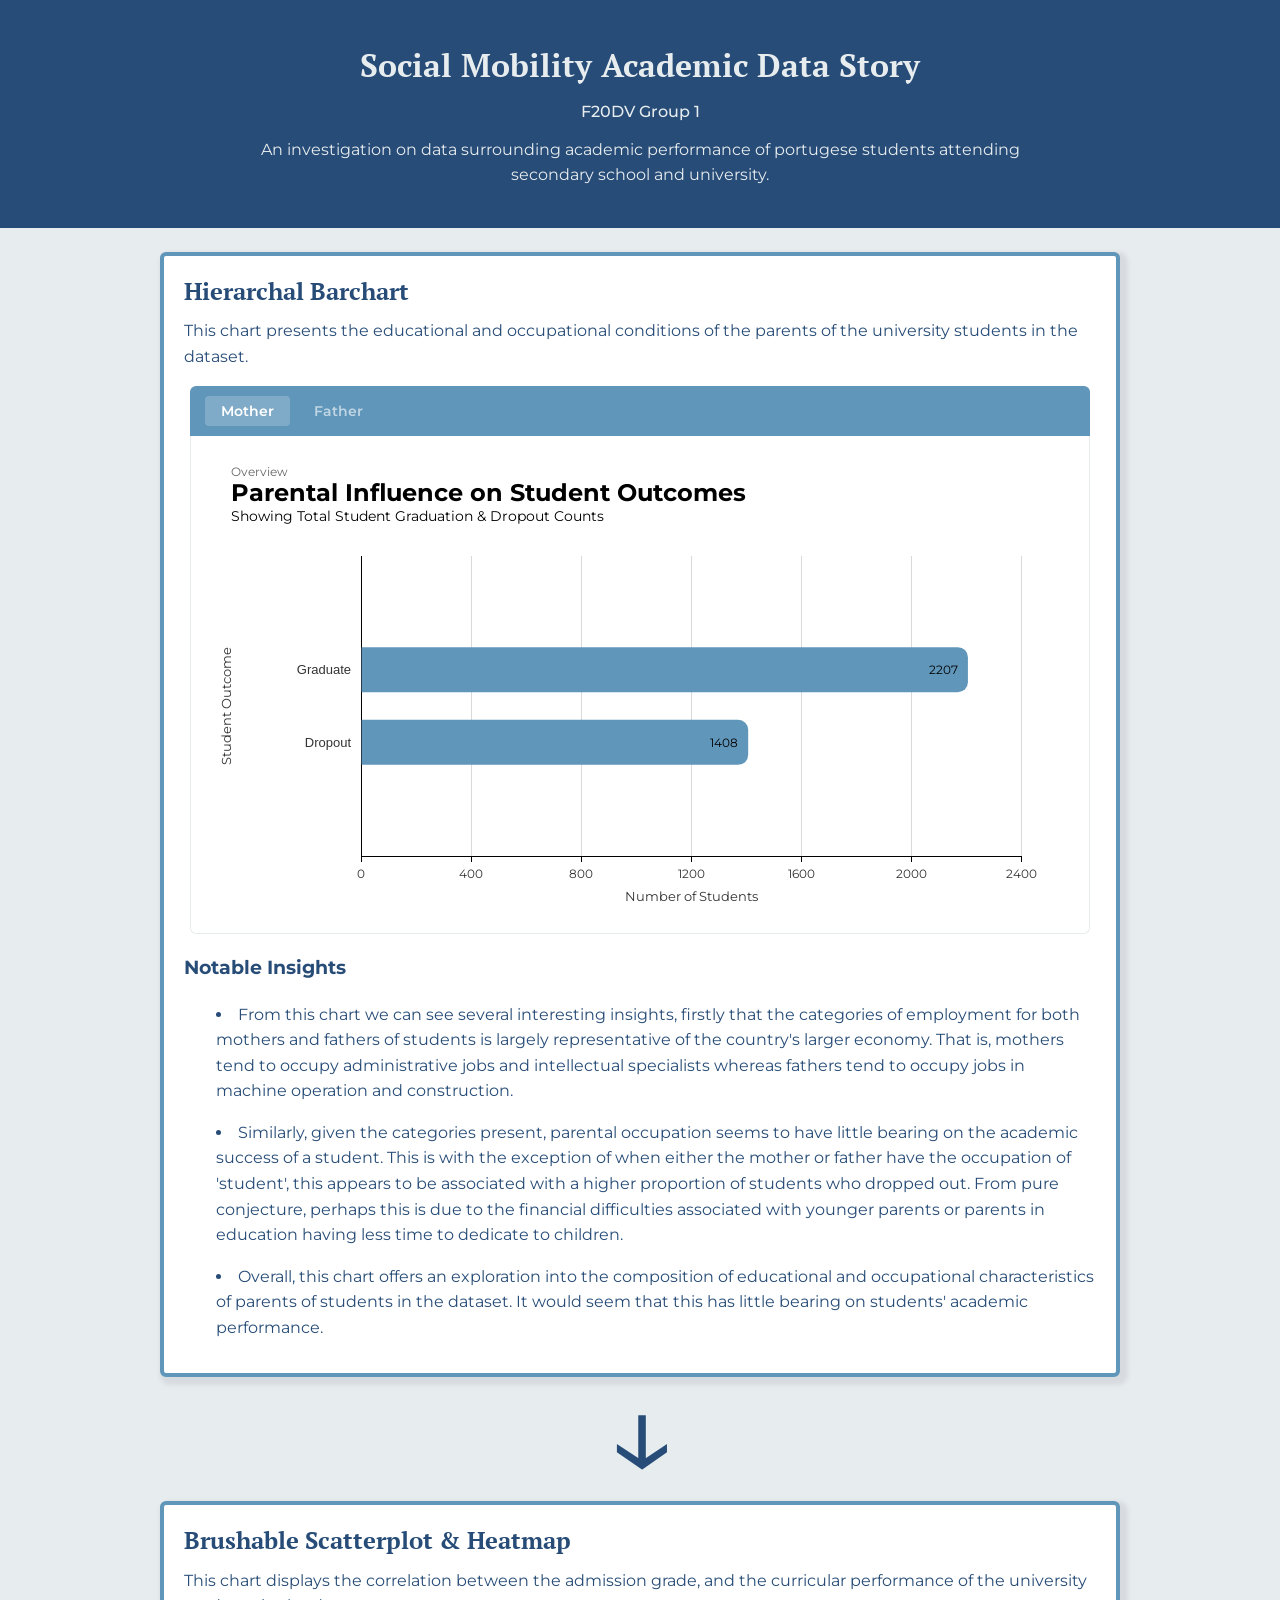
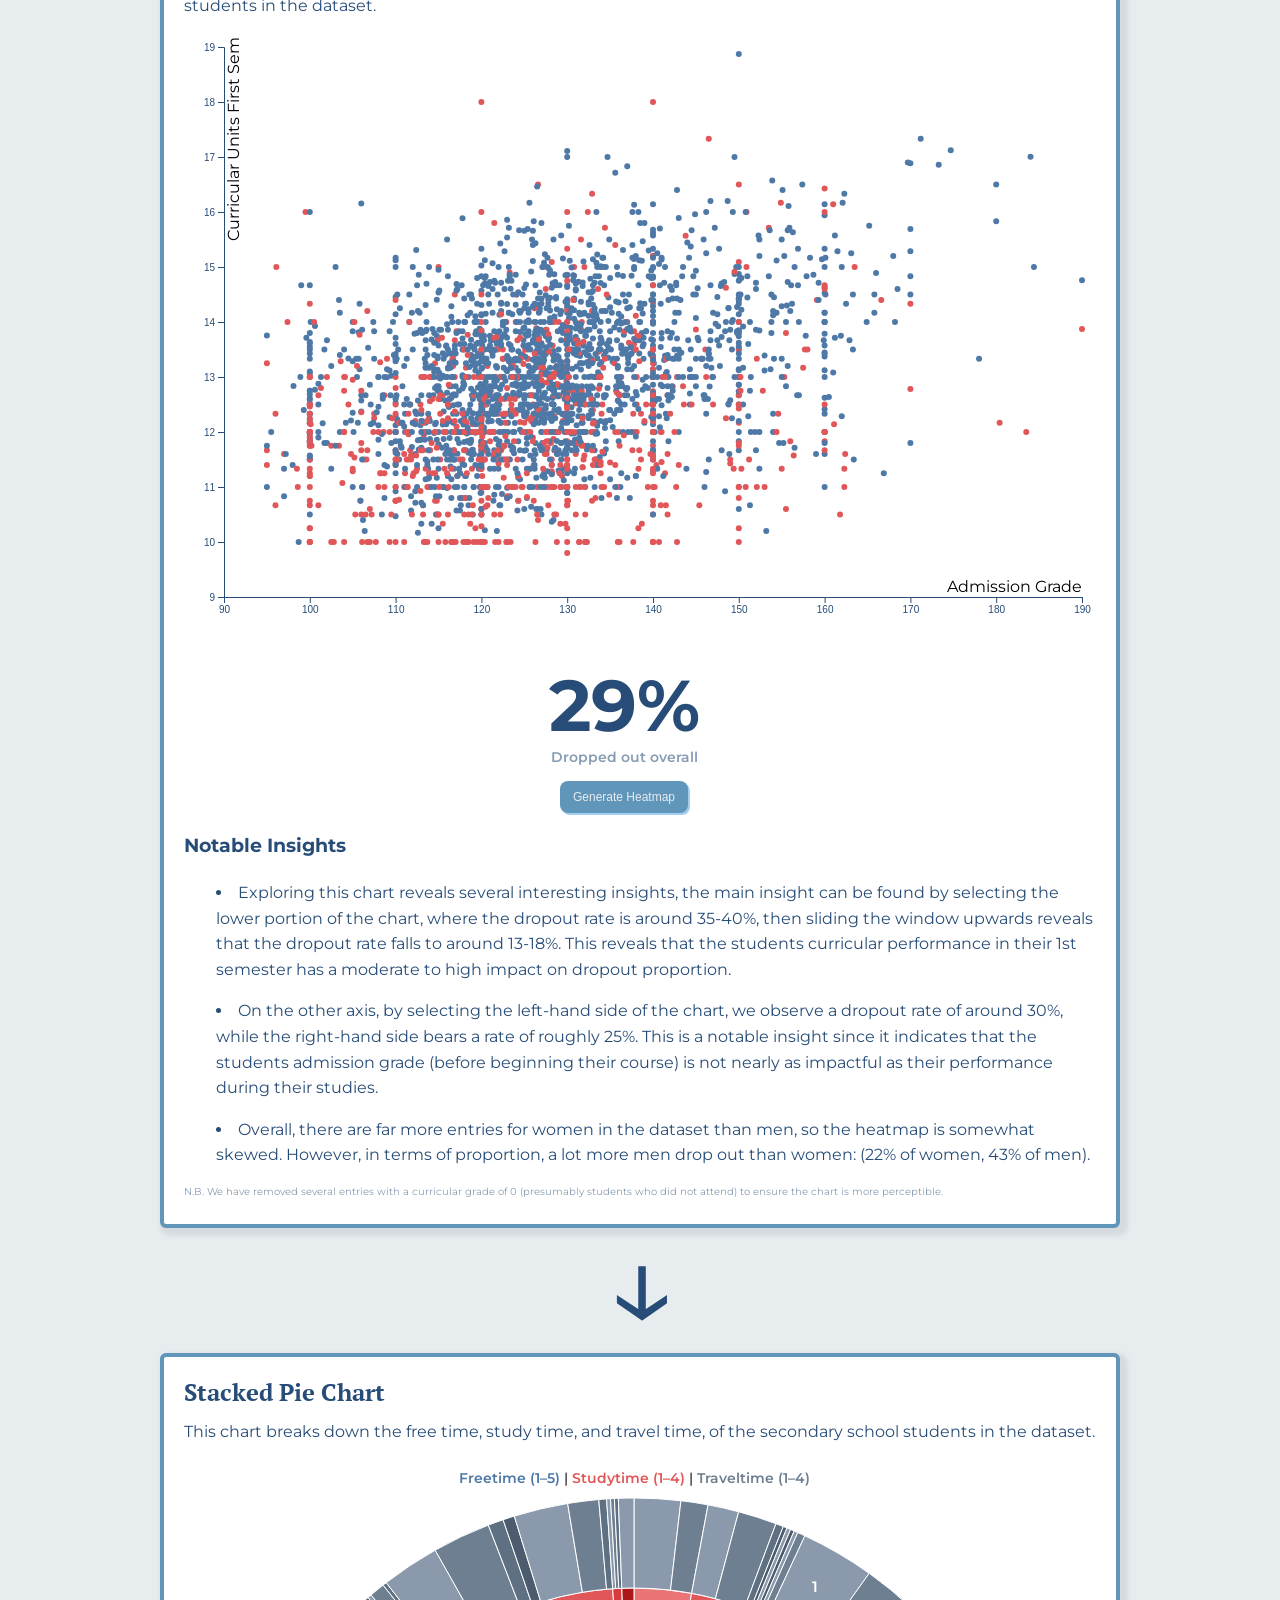
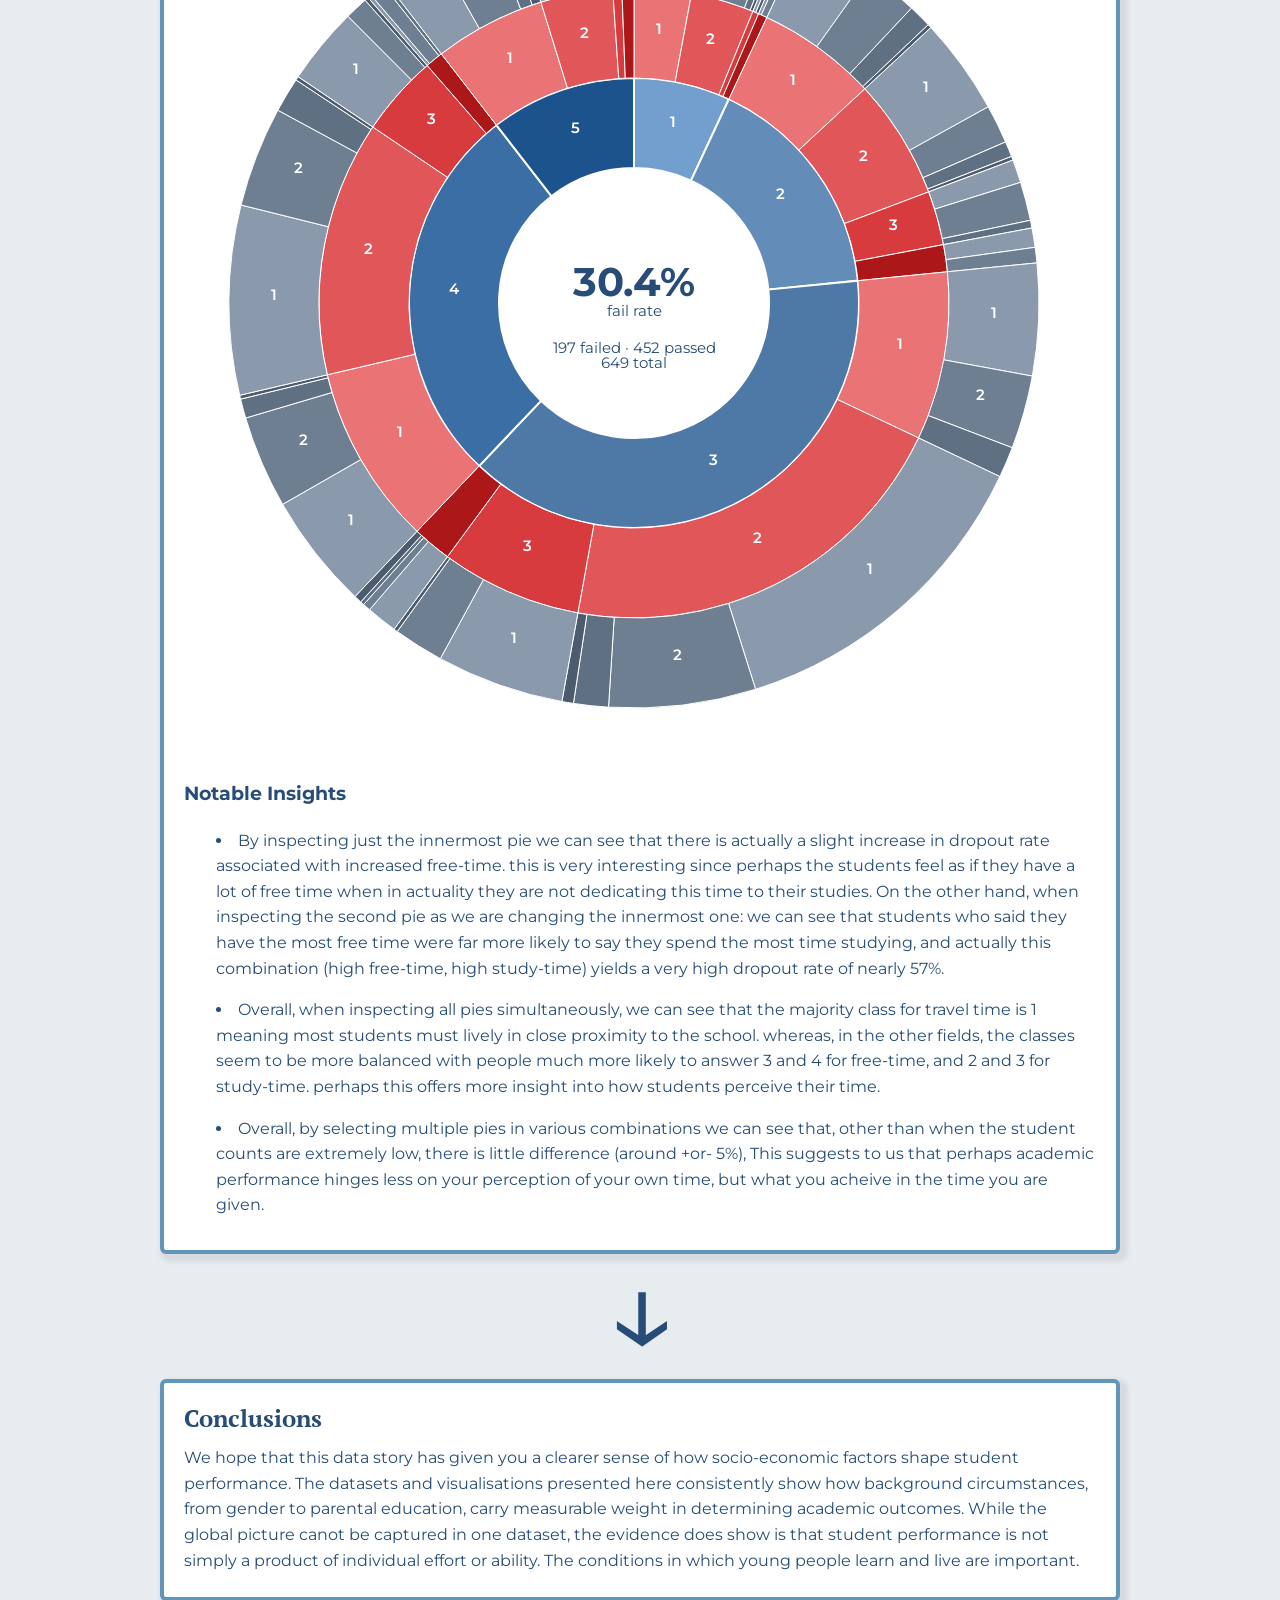
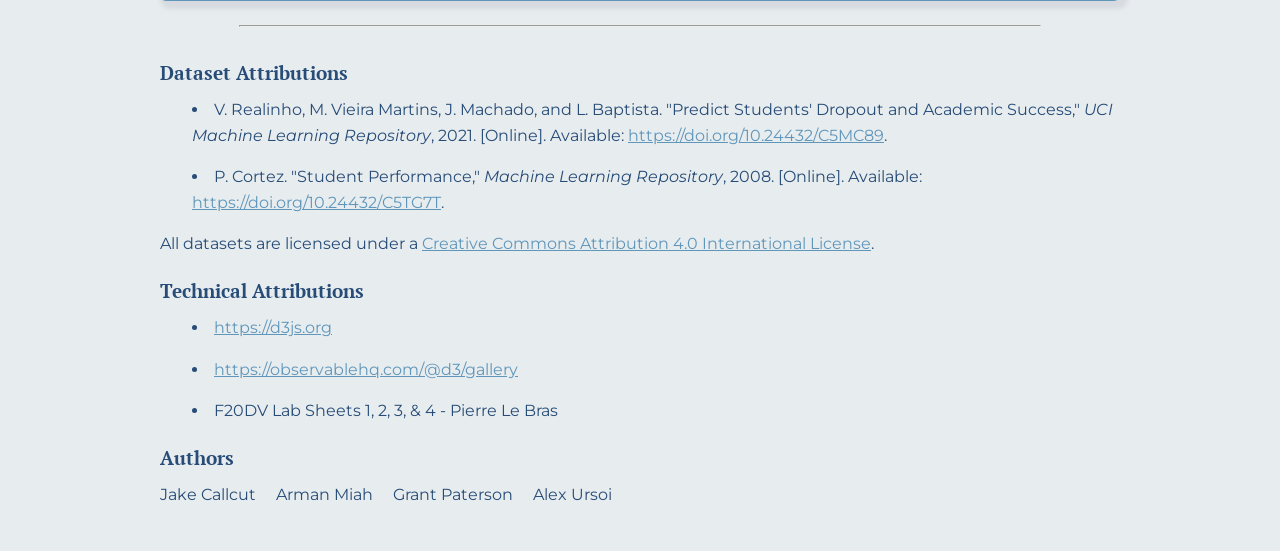
<file: index.html>
<!-- MAIN HTML FILE. TRY TO AVOID CREATING EXTRA HTML FILES UNLESS IT IS TO A BRAND NEW BRANCH-->
<!DOCTYPE html>
<html lang="en">
<head>
    <meta charset="UTF-8">
    <meta name="viewport" content="width=device-width, initial-scale=1.0">
    <title>Academic Data Story</title>
    
    <!-- loading D3.js library -->
    <script src="libs/d3/d3.v7.min.js"></script>
    
    <!-- loading styles -->
     <link rel="stylesheet" href="styles/main.css">
</head>
<body>
    <div class="header">
        <h1>Social Mobility Academic Data Story</h1>
        <h4>F20DV Group 1 </h2>
        <p>An investigation on data surrounding academic performance of portugese students attending secondary school and university.</p>
    </div>

    <div>
        <div class="chart_wrapper">
            <h2>Hierarchal Barchart</h2>
            <p>This chart presents the educational and occupational conditions of the parents of the university students in the dataset.</p>

            <div class="hierarchal_bar">
            <div id="app-container" class="chart-app-container">
                <div id="chart-controls" class="chart-controls-bar">
                    <div class="chart-tabs">
                        <button id="btn-mother" class="tab-btn active-tab">Mother</button>
                        <button id="btn-father" class="tab-btn">Father</button>
                    </div>
                    <img id="btn-back" src="img/return.png" alt="Go Back" class="btn-back-img" title="Return to Previous Level" style="display: none;">
                </div>
                <div id="chart-container" class="chart-render-area"></div>
            </div>                
            </div>
            <h3>Notable Insights</h3>
            <li>
                From this chart we can see several interesting insights, 
                firstly that the categories of employment for both mothers and 
                fathers of students is largely representative of the country's larger economy. That is, 
                mothers tend to occupy administrative jobs and intellectual specialists
                whereas fathers tend to occupy jobs in machine operation and construction.
            </li>
            <li>
                Similarly, given the categories present, parental occupation seems to have
                little bearing on the academic success of a student. This is with the exception of when
                either the mother or father have the occupation of 'student', this appears to be associated with a higher proportion 
                of students who dropped out. From pure conjecture, perhaps this is due to the financial difficulties associated with younger parents or parents in education
                having less time to dedicate to children.
            </li>
            <li>
                Overall, this chart offers an exploration into the composition of educational and occupational
                characteristics of parents of students in the dataset. It would seem that this has little bearing on
                students' academic performance.
            </li>
        </div>
        <p class="down_arrow">↓</p>
        <div class="chart_wrapper">
            <h2>Brushable Scatterplot & Heatmap</h2>
            <p>This chart displays the correlation between the admission grade, and the curricular performance of the university students in the dataset.</p>

            <div class="brushable_scatter">
                <div id="scat1"></div>
                <div class="rate_heatmap_row">
                    <div class="rate_wrapper">
                        <div id="scat1_rate" class="scatter_rate">
                            <p class="rate-value">0%</p>
                            <p class="rate-label">Dropped out overall</p>
                        </div>
                        <button class="gen_heatmap">Generate Heatmap</button>
                    </div>
                    <div class="heatmap1"></div>
                </div>
            </div>
            <h3>Notable Insights</h3>
            <li>
                Exploring this chart reveals several interesting insights, the main insight can be found by selecting the lower portion of the chart,
                where the dropout rate is around 35-40%, then sliding the window upwards reveals that the dropout rate falls to
                around 13-18%. This reveals that the students curricular performance in their 1st semester has a moderate to high impact on dropout proportion.
            </li>
            <li>
                On the other axis, by selecting the left-hand side of the chart, we observe a dropout rate of around 30%, while the right-hand side bears 
                a rate of roughly 25%. This is a notable insight since it indicates that the students admission grade (before beginning their course) is not nearly as 
                impactful as their performance during their studies.
            </li>
            <li>
                Overall, there are far more entries for women in the dataset than men, so the heatmap is somewhat skewed. However,
                in terms of proportion, a lot more men drop out than women: (22% of women, 43% of men).
            </li>
            <p class="NB">N.B. We have removed several entries with a curricular grade of 0 (presumably students who did not attend) to ensure the chart is more perceptible.</p>
        </div>
        <p class="down_arrow">↓</p>
        <div class="chart_wrapper">
            <h2>Stacked Pie Chart</h2>
            <p>This chart breaks down the free time, study time, and travel time, of the secondary school students in the dataset.</p>

            <div class="Sunburst"></div>

            <h3>Notable Insights</h3>
            <li>
                By inspecting just the innermost pie we can see that there is actually a slight increase in dropout rate associated with increased free-time. this is very interesting since perhaps the students feel as if they have a lot of free time when in actuality they are not dedicating this time to their studies. On the other hand, when inspecting the second pie as we are changing the innermost one: we can see that students who said they have the most free time were far more likely to say they spend the most time studying, and actually this combination (high free-time, high study-time) yields a very high dropout rate of nearly 57%.
            </li>
            <li>
                Overall, when inspecting all pies simultaneously, we can see that the majority class for travel time is 1 meaning most students must lively in close proximity to the school. whereas, in the other fields, the classes seem to be more balanced with people much more likely to answer 3 and 4 for free-time, and 2 and 3 for study-time. perhaps this offers more insight into how students perceive their time.
            </li>
            <li>
                Overall, by selecting multiple pies in various combinations we can see that, other than when the student counts are extremely low, there is little difference (around +or- 5%), This suggests to us that perhaps academic performance hinges less on your perception of your own time, but what you acheive in the time you are given.
            </li>
        </div>
        <p class="down_arrow">↓</p>
        <div class="chart_wrapper">
            <h2>Conclusions</h2>
            <p>
                We hope that this data story has given you a clearer sense of how socio-economic factors shape student performance. The datasets and visualisations presented here consistently show how background circumstances, from gender to parental education, carry measurable weight in determining academic outcomes.
                While the global picture canot be captured in one dataset, the evidence does show is that student performance is not simply a product of individual effort or ability. The conditions in which young people learn and live are important.
            </p>
        </div>
    </div>
        
    <hr>

    <footer class="footer">
        <h3>Dataset Attributions</h3>
        <li>V. Realinho, M. Vieira Martins, J. Machado, and L. Baptista. "Predict Students' Dropout and Academic Success," <i>UCI Machine Learning Repository</i>, 2021. [Online]. Available: <a href="https://doi.org/10.24432/C5MC89">https://doi.org/10.24432/C5MC89</a>.</li>
        <li>P. Cortez. "Student Performance," <i>Machine Learning Repository</i>, 2008. [Online]. Available: <a href="https://doi.org/10.24432/C5TG7T">https://doi.org/10.24432/C5TG7T</a>.</li>
        <p>All datasets are licensed under a <a href="https://creativecommons.org/licenses/by/4.0/legalcode">Creative Commons Attribution 4.0 International License</a>.</p>
        <h3>Technical Attributions</h3>
        <li><a href="https://d3js.org">https://d3js.org</a></li>
        <li><a href="https://observablehq.com/@d3/gallery">https://observablehq.com/@d3/gallery</a></li>
        <li>F20DV Lab Sheets 1, 2, 3, & 4 - Pierre Le Bras</li>
        <h3>Authors</h3>
        <p class="authors"> <span>Jake Callcut</span> <span>Arman Miah</span> <span>Grant Paterson</span> <span>Alex Ursoi</span> </p>
    </footer>

     <!-- loading main.js script 
     CALL THIS LAST!! 
     To make sure elements you reference exist when you try to access them -->
    <script type="module" src="scripts/main.js"></script>
    
</body>
</html>
</file>
<file: styles/main.css>
@import url("https://fonts.googleapis.com/css2?family=Montserrat:wght@400;500;600;700&family=PT+Serif:wght@400;700&display=swap");

/* ALL CSS FOR OUR DATA STORY WILL GO HERE. DO NOT CREATE EXTRA CSS FILES */

:root {
	--serif: "PT Serif", Georgia, "Times New Roman", serif;
	--sans: "Montserrat", "Segoe UI", Tahoma, Geneva, Verdana, sans-serif;

	--platinum: #E7ECEF;
	--dusk-blue: #274C77;
	--steel-blue: #6096BA;
	--icy-blue: #A3CEF1;
	--cool-steel: #879CB3;
}

/*MAIN STYLING*/

body {
	margin: 0;
	font-family: var(--sans);
	line-height: 1.6;
	background: var(--platinum);
	color: var(--dusk-blue);
}

.header {
	background: var(--dusk-blue);
	color: var(--platinum);
	padding: 2.5rem 1.25rem;
	text-align: center;
}

.header h1 {
	font-family: var(--serif);
	margin: 0;
}

.header h4 {
	margin: 0.5rem 0 0;
	font-weight: 500;
}

.header p {
	max-width: 70ch;
	margin: 0.75rem auto 0;
}

li {
    margin-left: 2rem;
    margin-bottom: 1rem;
}

body > div:nth-of-type(2) {
	max-width: 960px;
	margin: 1.5rem auto;
	padding: 0 1rem;
	display: grid;
	gap: 1rem;
}

.chart_wrapper {
	background: #ffffff;
	border: 4px solid var(--steel-blue);
	border-radius: 6px;
	padding: 1rem 1.25rem;
	width: 100%;
	max-width: 960px;
	margin: 0 auto;
	box-sizing: border-box;
    box-shadow: 4px 4px 4px 4px #d7dbdf;
}

.chart_wrapper h2 {
	font-family: var(--serif);
	margin: 0 0 0.35rem;
}

.chart_wrapper p {
	margin: 0.5rem 0;
}

.footer {
	max-width: 960px;
	margin: 2rem auto 1rem;
	padding: 0 1rem 1.5rem;
}

.footer h3 {
	font-family: var(--serif);
	margin: 1.25rem 0 0.5rem;
}

.footer p {
	margin: 0.25rem 0;
}

a {
	color: var(--steel-blue);
}

a:hover {
	color: var(--dusk-blue);
}

hr {
    width: 50rem;
    color: var(--cool-steel);
}

.authors {
display: flex;
flex-wrap: wrap;
gap: 0.75rem 1.25rem;
margin: 0.25rem 0 0;
}

.down_arrow {
    font-size: 8rem;
    margin: -4rem -1rem -3rem -1rem;
    text-align: center;
}

.NB {
    font-size: 10px;
    color: var(--cool-steel);
}

/*SCATTER PLOT STYLING*/

.brushable_scatter {
	display: flex;
	flex-direction: column;
	align-items: center;
	gap: 1.25rem;
}

.rate_heatmap_row {
	display: flex;
	flex-direction: row;
	align-items: flex-start;
	gap: 2rem;
	justify-content: center;
	width: 100%;
	margin-top: 2rem;
}

#scat1 {
	width: 100%;
	max-width: 928px;
	min-width: 0;
}

.rate_wrapper {
	width: fit-content;
	margin: 10 10 10 10;
	display: flex;
	flex-direction: column;
	align-items: center;
	justify-content: center;
	gap: 0.75rem;
}

#scat1 svg {
	display: block;
	width: 100%;
	height: auto;
}

.scatter_rate {
	width: 100%;
	min-width: 160px;
	display: flex;
	flex-direction: column;
	align-items: center;
	text-align: center;
}

.scatter_rate .rate-value {
	color: var(--dusk-blue);
	font-size: 72px;
	font-weight: 700;
	line-height: 1;
	margin: 0;
}

.scatter_rate .rate-label {
	color: var(--cool-steel);
	font-size: 14px;
	font-weight: 600;
	margin: 0.35rem 0 0;
}

.gen_heatmap {
    color: var(--platinum);
    background-color: var(--steel-blue);
    border: none;
    border-radius: 0.5rem;
    width: 8rem;
    height: 2rem;
    font-size: 12px;
    box-shadow: 2px 2px var(--icy-blue);
}

.gen_heatmap:hover {
    background-color: var(--platinum);
    color: var(--dusk-blue);
}

.gen_heatmap:active { 
    box-shadow: none;
}

/*HEATMAP STYLING*/

.heatmap1 {

}

/* Hierarchial Bar Chart Style */

.chart-app-container {
    max-width: 900px; 
    margin: 1rem auto; 
}

.chart-controls-bar {
    padding: 10px 15px; 
    border-radius: 6px 6px 0 0; 
    display: flex; 
    justify-content: space-between; 
    align-items: center;
    transition: background 0.3s ease; 
}

.chart-tabs {
    display: flex; 
    gap: 8px;
}

.tab-btn {
    background: transparent; 
    border: none; 
    padding: 6px 16px; 
    border-radius: 4px; 
    font-weight: 600; 
    font-family: var(--sans);
    cursor: pointer; 
    color: rgba(255, 255, 255, 0.6); 
    font-size: 14px; 
    transition: all 0.2s ease;
}

.tab-btn:hover {
    color: #ffffff;
    background: rgba(255, 255, 255, 0.1);
}

.tab-btn.active-tab {
    background: rgba(255, 255, 255, 0.2); 
    color: #ffffff;
}

.btn-back-img {
    cursor: pointer; 
    height: 24px; 
    width: auto;
    filter: brightness(0) invert(1); 
    opacity: 0.8;
    transition: opacity 0.2s;
}

.btn-back-img:hover {
    opacity: 1;
}

.chart-render-area {
    border: 1px solid var(--platinum); 
    border-top: none; 
    padding: 20px;
    border-radius: 0 0 6px 6px;
}

.bar {
    transition: fill 0.4s ease, opacity 0.2s ease;
}

.bar-mother {
    fill: var(--steel-blue);
}

.bar-father {
    fill: var(--dusk-blue);
}

.bar[style*="cursor: pointer"]:hover {
    opacity: 0.8;
}
</file>
